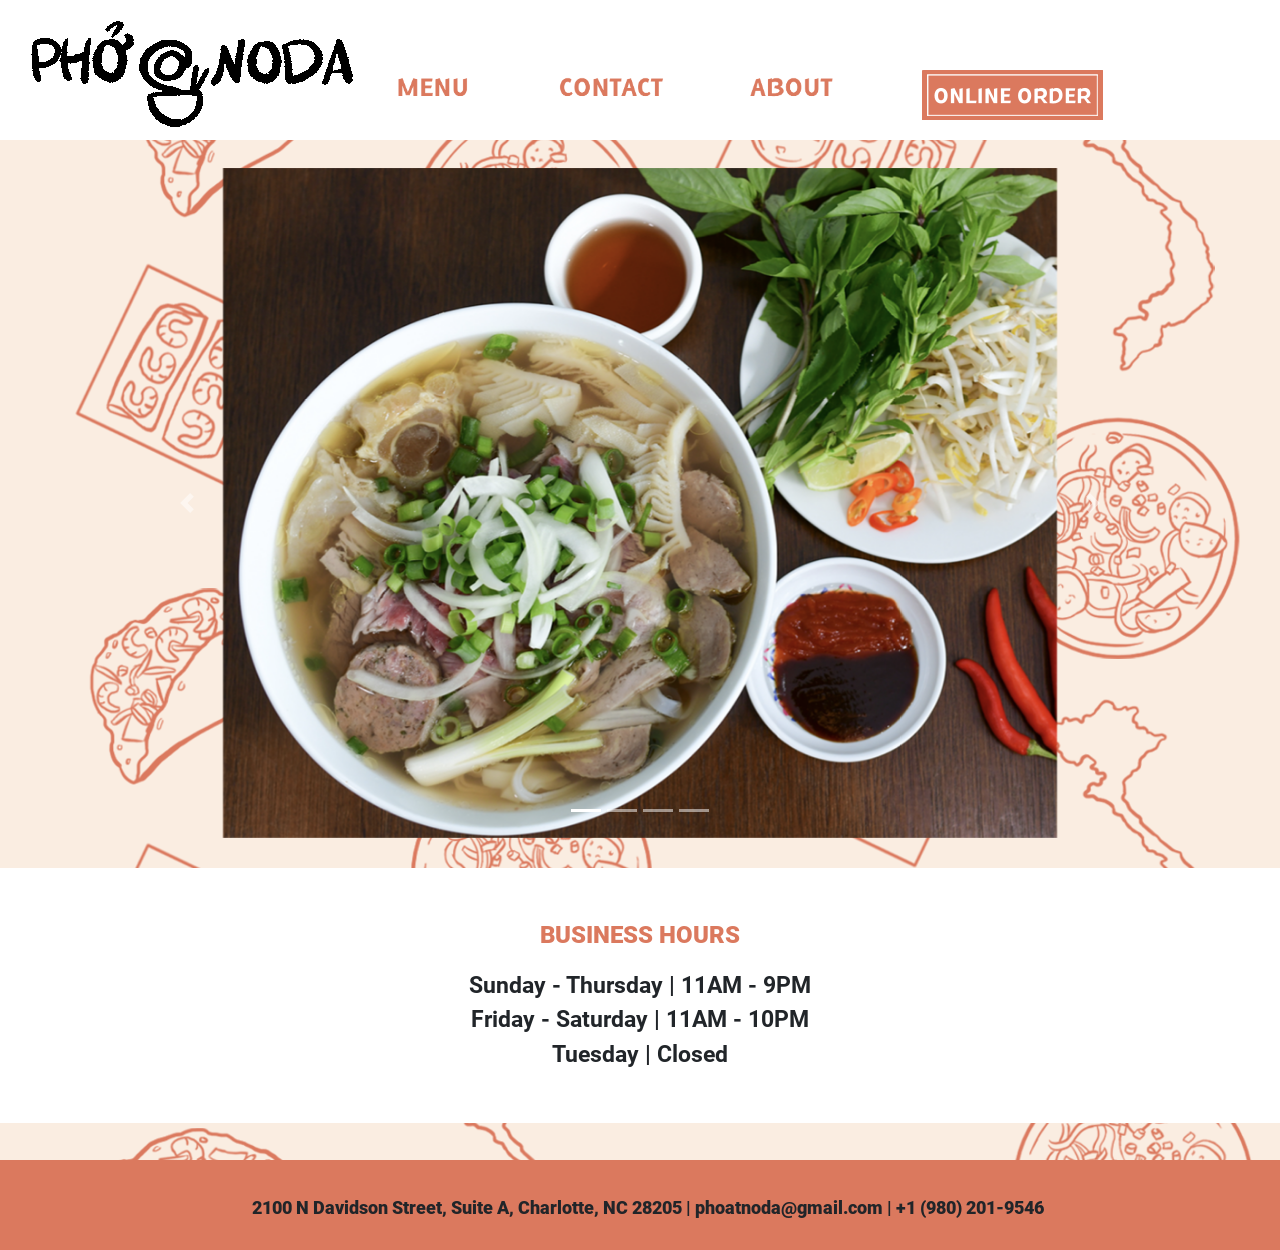
<file: index.html>
<!doctype html>
<html>
<head>
<meta charset="utf-8">
<meta http-equiv="X-UA-Compatible" content="IE=edge">
<meta name="viewport" content="width=device-width, initial-scale=1.0">
<title>Pho at Noda</title>
<link href="phoatnoda.css" rel="stylesheet" type="text/css">
<link href="css/bootstrap-4.4.1.css" rel="stylesheet" type="text/css">
<script type="text/javascript">
function MM_preloadImages() { //v3.0
  var d=document; if(d.images){ if(!d.MM_p) d.MM_p=new Array();
    var i,j=d.MM_p.length,a=MM_preloadImages.arguments; for(i=0; i<a.length; i++)
    if (a[i].indexOf("#")!=0){ d.MM_p[j]=new Image; d.MM_p[j++].src=a[i];}}
}

function MM_swapImgRestore() { //v3.0
  var i,x,a=document.MM_sr; for(i=0;a&&i<a.length&&(x=a[i])&&x.oSrc;i++) x.src=x.oSrc;
}

function MM_findObj(n, d) { //v4.01
  var p,i,x;  if(!d) d=document; if((p=n.indexOf("?"))>0&&parent.frames.length) {
    d=parent.frames[n.substring(p+1)].document; n=n.substring(0,p);}
  if(!(x=d[n])&&d.all) x=d.all[n]; for (i=0;!x&&i<d.forms.length;i++) x=d.forms[i][n];
  for(i=0;!x&&d.layers&&i<d.layers.length;i++) x=MM_findObj(n,d.layers[i].document);
  if(!x && d.getElementById) x=d.getElementById(n); return x;
}

function MM_swapImage() { //v3.0
  var i,j=0,x,a=MM_swapImage.arguments; document.MM_sr=new Array; for(i=0;i<(a.length-2);i+=3)
   if ((x=MM_findObj(a[i]))!=null){document.MM_sr[j++]=x; if(!x.oSrc) x.oSrc=x.src; x.src=a[i+2];}
}
</script>
</head>

<body onLoad="MM_preloadImages('img/contact-roll.png','img/about-roll.png','img/menu-roll.png','img/location-roll.png','img/order-roll.png')">
<header id="phoHeader"><a href="index.html"><img src="img/pho-logo.png" alt=""></a></header>
<nav class="navBar">
	<a href="menu.html"><img src="img/menuBn.png" alt="" width="125" height="72" id="menu" onMouseOver="MM_swapImage('menu','','img/menu-roll.png',1)" onMouseOut="MM_swapImgRestore()"/></a> 
	<a href="contact.html"><img src="img/contactBn.png" alt="" width="125" height="72" id="contact" onMouseOver="MM_swapImage('contact','','img/contact-roll.png',1)" onMouseOut="MM_swapImgRestore()"/></a> 
	<a href="about.html"><img src="img/aboutBn.png" alt="" width="125" height="72" id="about" onMouseOver="MM_swapImage('about','','img/about-roll.png',1)" onMouseOut="MM_swapImgRestore()"/></a>
	<a href="https://www.phoatnodatogo.com" target="new"><img src="img/orderBn.png" alt="" id="Image2" onMouseOver="MM_swapImage('Image2','','img/order-roll.png',1)" onMouseOut="MM_swapImgRestore()"/></a></nav>
	
	
<div id="carouselExampleIndicators1" class="carousel slide offset-xl-1 col-xl-10" data-ride="carousel" style="background-color: transparent">
  <ol class="carousel-indicators">
    <li data-target="#carouselExampleIndicators1" data-slide-to="0" class="active"></li>
    <li data-target="#carouselExampleIndicators1" data-slide-to="1"></li>
    <li data-target="#carouselExampleIndicators1" data-slide-to="2"></li>
	<li data-target="#carouselExampleIndicators1" data-slide-to="3"></li>
  </ol>
  <div class="carousel-inner" role="listbox">
    <div class="carousel-item active offset-xl-1 col-xl-10"> <img src="img/phonoodles.png" alt="bowl of pho noodles" width="845" height="738" class="d-block mx-auto">
      <div class="carousel-caption">
      </div>
    </div>
    <div class="carousel-item"> <img src="img/bunbohue.png" alt="bowl of bun bo hue" width="845" height="738" class="d-block mx-auto">
      <div class="carousel-caption">
      </div>
    </div>
    <div class="carousel-item"> <img class="d-block mx-auto" src="img/drinks.png" alt="drink">
      <div class="carousel-caption">
      </div>
    </div>
	    <div class="carousel-item"> <img src="img/banhmi.png" alt="banh mi" width="845" height="738" class="d-block mx-auto">
      <div class="carousel-capion">
      </div>
  </div></div>
<a class="carousel-control-prev" href="#carouselExampleIndicators1" role="button" data-slide="prev"> <span class="carousel-control-prev-icon" aria-hidden="true"></span> <span class="sr-only">Previous</span> </a> <a class="carousel-control-next" href="#carouselExampleIndicators1" role="button" data-slide="next"> <span class="carousel-control-next-icon" aria-hidden="true"></span> <span class="sr-only">Next</span> </a> </div>
<script src="js/jquery-3.4.1.min.js"></script>
<script src="js/popper.min.js"></script>
<script src="js/bootstrap-4.4.1.js"></script>	
	
	
<section class="order">
  <p class="text" id="special-text">BUSINESS HOURS</p>
	<p class="text">Sunday - Thursday | 11AM - 9PM<br> Friday - Saturday | 11AM - 10PM<br>Tuesday | Closed</p></section>
	
	
<footer class="phoFooter">2100 N Davidson Street, Suite A, Charlotte, NC 28205 | phoatnoda@gmail.com | +1 (980) 201-9546</footer>	
	

	
</body>
</html>
</file>
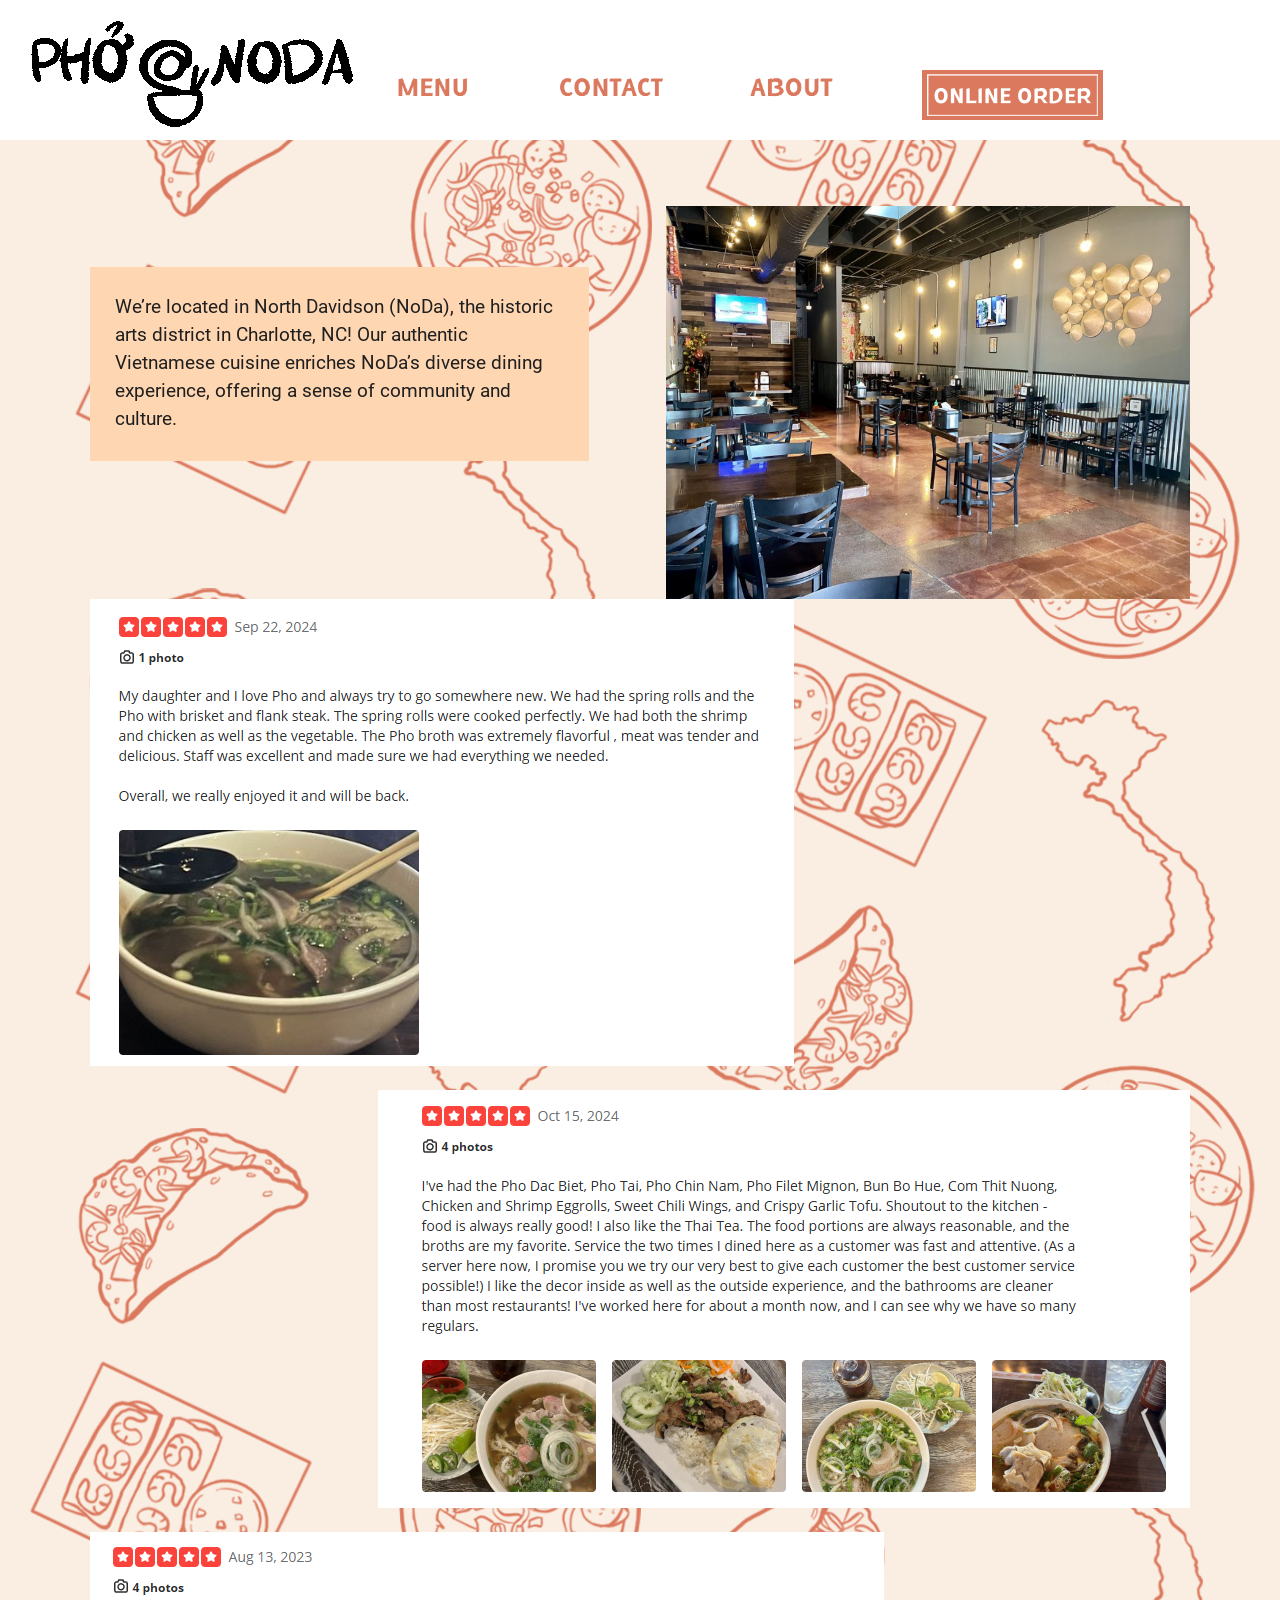
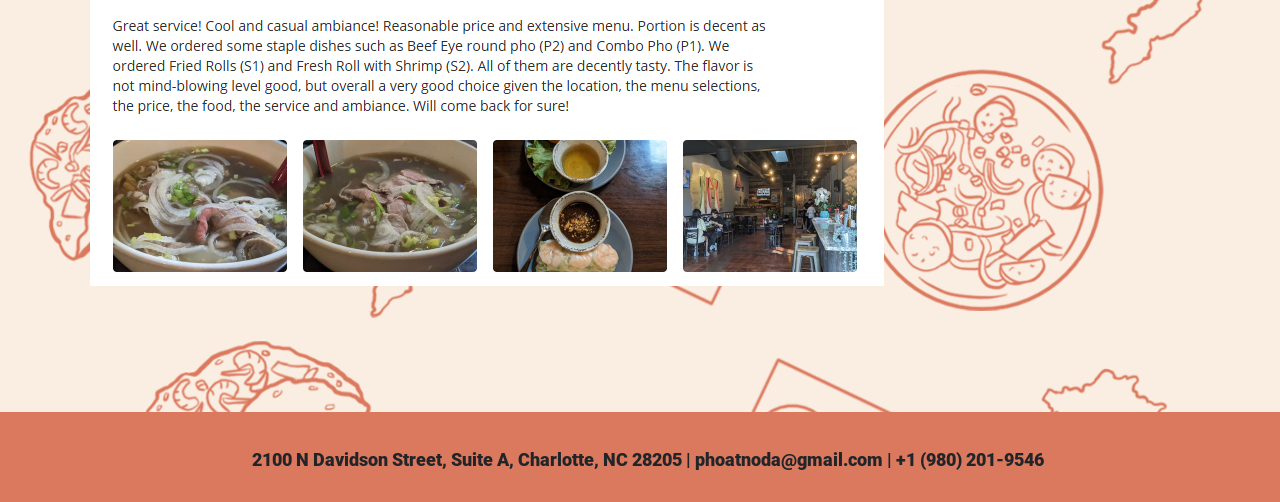
<file: about.html>
<!doctype html>
<html>
<head>
<meta charset="utf-8">
<meta http-equiv="X-UA-Compatible" content="IE=edge">
<meta name="viewport" content="width=device-width, initial-scale=1.0">
<title>Pho at Noda</title>
<link href="phoatnoda.css" rel="stylesheet" type="text/css">
<link href="css/bootstrap-4.4.1.css" rel="stylesheet" type="text/css">
<script type="text/javascript">
function MM_preloadImages() { //v3.0
  var d=document; if(d.images){ if(!d.MM_p) d.MM_p=new Array();
    var i,j=d.MM_p.length,a=MM_preloadImages.arguments; for(i=0; i<a.length; i++)
    if (a[i].indexOf("#")!=0){ d.MM_p[j]=new Image; d.MM_p[j++].src=a[i];}}
}

function MM_swapImgRestore() { //v3.0
  var i,x,a=document.MM_sr; for(i=0;a&&i<a.length&&(x=a[i])&&x.oSrc;i++) x.src=x.oSrc;
}

function MM_findObj(n, d) { //v4.01
  var p,i,x;  if(!d) d=document; if((p=n.indexOf("?"))>0&&parent.frames.length) {
    d=parent.frames[n.substring(p+1)].document; n=n.substring(0,p);}
  if(!(x=d[n])&&d.all) x=d.all[n]; for (i=0;!x&&i<d.forms.length;i++) x=d.forms[i][n];
  for(i=0;!x&&d.layers&&i<d.layers.length;i++) x=MM_findObj(n,d.layers[i].document);
  if(!x && d.getElementById) x=d.getElementById(n); return x;
}

function MM_swapImage() { //v3.0
  var i,j=0,x,a=MM_swapImage.arguments; document.MM_sr=new Array; for(i=0;i<(a.length-2);i+=3)
   if ((x=MM_findObj(a[i]))!=null){document.MM_sr[j++]=x; if(!x.oSrc) x.oSrc=x.src; x.src=a[i+2];}
}
</script>
</head>

<body onLoad="MM_preloadImages('img/contact-roll.png','img/about-roll.png','img/menu-roll.png','img/location-roll.png','img/order-roll.png')">
<header id="phoHeader"><a href="index.html"><img src="img/pho-logo.png" alt=""></a></header>
<nav class="navBar">
	<a href="menu.html"><img src="img/menuBn.png" alt="" width="125" height="72" id="menu" onMouseOver="MM_swapImage('menu','','img/menu-roll.png',1)" onMouseOut="MM_swapImgRestore()"/></a> 
	<a href="contact.html"><img src="img/contactBn.png" alt="" width="125" height="72" id="contact" onMouseOver="MM_swapImage('contact','','img/contact-roll.png',1)" onMouseOut="MM_swapImgRestore()"/></a> 
	<a href="about.html"><img src="img/aboutBn.png" alt="" width="125" height="72" id="about" onMouseOver="MM_swapImage('about','','img/about-roll.png',1)" onMouseOut="MM_swapImgRestore()"/></a>
	<a href="https://www.phoatnodatogo.com" target="new"><img src="img/orderBn.png" alt="" id="Image2" onMouseOver="MM_swapImage('Image2','','img/order-roll.png',1)" onMouseOut="MM_swapImgRestore()"/></a></nav>
	
	
<div id="carouselExampleIndicators1" class="carousel slide col-xl-10 offset-xl-2" data-ride="carousel" style="background-color: transparent">
  <ol class="carousel-indicators">
 
  </ol>
  <div class="carousel-inner" role="listbox">
    <div class="carousel-item active offset-xl-1 col-xl-10"> 
      <div class="carousel-caption">
      </div>
    </div>
    <div class="carousel-item"> 
      <div class="carousel-caption">
      </div>
    </div>
    <div class="carousel-item"> 
      <div class="carousel-caption">
      </div>
    </div>
	    <div class="carousel-item"> 
      <div class="carousel-capion">
      </div>
  </div></div>
<a class="carousel-control-prev" href="#carouselExampleIndicators1" role="button" data-slide="prev"> <span class="sr-only">Previous</span> </a> <a class="carousel-control-next" href="#carouselExampleIndicators1" role="button" data-slide="next"> <span class="sr-only">Next</span> </a> </div>
<script src="js/jquery-3.4.1.min.js"></script>
<script src="js/popper.min.js"></script>
<script src="js/bootstrap-4.4.1.js"></script>
	
	
<section class="phoAbout">
  <p class="menuItems2">We’re located in North Davidson (NoDa), the historic arts district in Charlotte, NC! Our authentic Vietnamese cuisine enriches NoDa’s diverse dining experience, offering a sense of community and culture.<br><br></p></section>

	<section id="insideimg"><img src="img/about-pic.png" alt=""/></section>
	
	<section id="reviews-1"><img src="img/review-1.png" alt=""/></section><br>
	<section id="reviews-2"><img src="img/review-2.png" alt=""/></section><br>
	<section id="reviews-3"><img src="img/review-3.png" alt=""/></section>
	
	
<footer class="phoFooter">2100 N Davidson Street, Suite A, Charlotte, NC 28205 | phoatnoda@gmail.com | +1 (980) 201-9546</footer>	
	

	
</body>
</html>
</file>
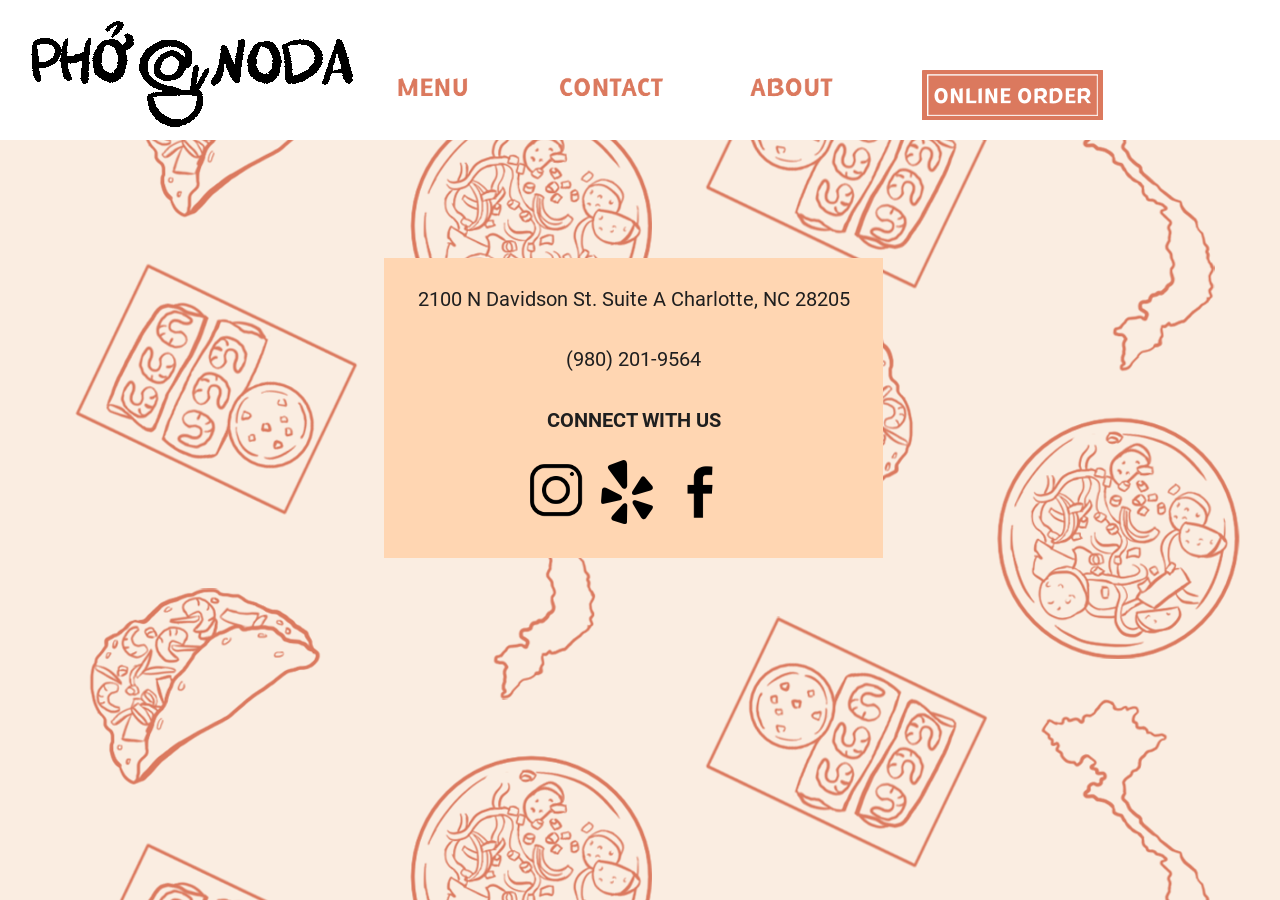
<file: contact.html>
<!doctype html>
<html>
<head>
<meta charset="utf-8">
<meta http-equiv="X-UA-Compatible" content="IE=edge">
<meta name="viewport" content="width=device-width, initial-scale=1.0">
<title>Pho at Noda</title>
<link href="phoatnoda.css" rel="stylesheet" type="text/css">
<link href="css/bootstrap-4.4.1.css" rel="stylesheet" type="text/css">
<script type="text/javascript">
function MM_preloadImages() { //v3.0
  var d=document; if(d.images){ if(!d.MM_p) d.MM_p=new Array();
    var i,j=d.MM_p.length,a=MM_preloadImages.arguments; for(i=0; i<a.length; i++)
    if (a[i].indexOf("#")!=0){ d.MM_p[j]=new Image; d.MM_p[j++].src=a[i];}}
}

function MM_swapImgRestore() { //v3.0
  var i,x,a=document.MM_sr; for(i=0;a&&i<a.length&&(x=a[i])&&x.oSrc;i++) x.src=x.oSrc;
}

function MM_findObj(n, d) { //v4.01
  var p,i,x;  if(!d) d=document; if((p=n.indexOf("?"))>0&&parent.frames.length) {
    d=parent.frames[n.substring(p+1)].document; n=n.substring(0,p);}
  if(!(x=d[n])&&d.all) x=d.all[n]; for (i=0;!x&&i<d.forms.length;i++) x=d.forms[i][n];
  for(i=0;!x&&d.layers&&i<d.layers.length;i++) x=MM_findObj(n,d.layers[i].document);
  if(!x && d.getElementById) x=d.getElementById(n); return x;
}

function MM_swapImage() { //v3.0
  var i,j=0,x,a=MM_swapImage.arguments; document.MM_sr=new Array; for(i=0;i<(a.length-2);i+=3)
   if ((x=MM_findObj(a[i]))!=null){document.MM_sr[j++]=x; if(!x.oSrc) x.oSrc=x.src; x.src=a[i+2];}
}
</script>
</head>

<body onLoad="MM_preloadImages('img/contact-roll.png','img/about-roll.png','img/menu-roll.png','img/location-roll.png','img/order-roll.png')">
<header id="phoHeader"><a href="index.html"><img src="img/pho-logo.png" alt=""></a></header>
<nav class="navBar">
	<a href="menu.html"><img src="img/menuBn.png" alt="" width="125" height="72" id="menu" onMouseOver="MM_swapImage('menu','','img/menu-roll.png',1)" onMouseOut="MM_swapImgRestore()"/></a> 
	<a href="contact.html"><img src="img/contactBn.png" alt="" width="125" height="72" id="contact" onMouseOver="MM_swapImage('contact','','img/contact-roll.png',1)" onMouseOut="MM_swapImgRestore()"/></a> 
	<a href="about.html"><img src="img/aboutBn.png" alt="" width="125" height="72" id="about" onMouseOver="MM_swapImage('about','','img/about-roll.png',1)" onMouseOut="MM_swapImgRestore()"/></a>
	<a href="https://www.phoatnodatogo.com" target="new"><img src="img/orderBn.png" alt="" id="Image2" onMouseOver="MM_swapImage('Image2','','img/order-roll.png',1)" onMouseOut="MM_swapImgRestore()"/></a></nav>
	
	
<div id="carouselExampleIndicators1" class="carousel slide col-xl-10 offset-xl-2" data-ride="carousel" style="background-color: transparent">
  <ol class="carousel-indicators">
 
  </ol>
  <div class="carousel-inner" role="listbox">
    <div class="carousel-item active offset-xl-1 col-xl-10"> 
      <div class="carousel-caption">
      </div>
    </div>
    <div class="carousel-item"> 
      <div class="carousel-caption">
      </div>
    </div>
    <div class="carousel-item"> 
      <div class="carousel-caption">
      </div>
    </div>
	    <div class="carousel-item"> 
      <div class="carousel-capion">
      </div>
  </div></div>
<a class="carousel-control-prev" href="#carouselExampleIndicators1" role="button" data-slide="prev"> <span class="sr-only">Previous</span> </a> <a class="carousel-control-next" href="#carouselExampleIndicators1" role="button" data-slide="next"> <span class="sr-only">Next</span> </a> </div>
<script src="js/jquery-3.4.1.min.js"></script>
<script src="js/popper.min.js"></script>
<script src="js/bootstrap-4.4.1.js"></script>
	

<section class="phoContact"><p class="menuItems2">2100 N Davidson St. Suite A Charlotte, NC 28205<br><br>(980) 201-9564<br><br>
  <span class="menuItems">CONNECT WITH US</span></p>
  <a href="https://www.instagram.com/phoatnoda/" target="new"><img src="img/insta-icon.png" alt="" width="64" height="64"/></a>
<a href="https://www.yelp.com/biz/pho-at-noda-charlotte" target="new"><img src="img/yelp-icon.png" alt="" width="64" height="64"/></a><a href="https://www.facebook.com/eatatphoatnoda" target="new"><img src="img/facebook-icon.png" alt="" width="82" height="64"/></a></section>
	

	
</body>
</html>
</file>
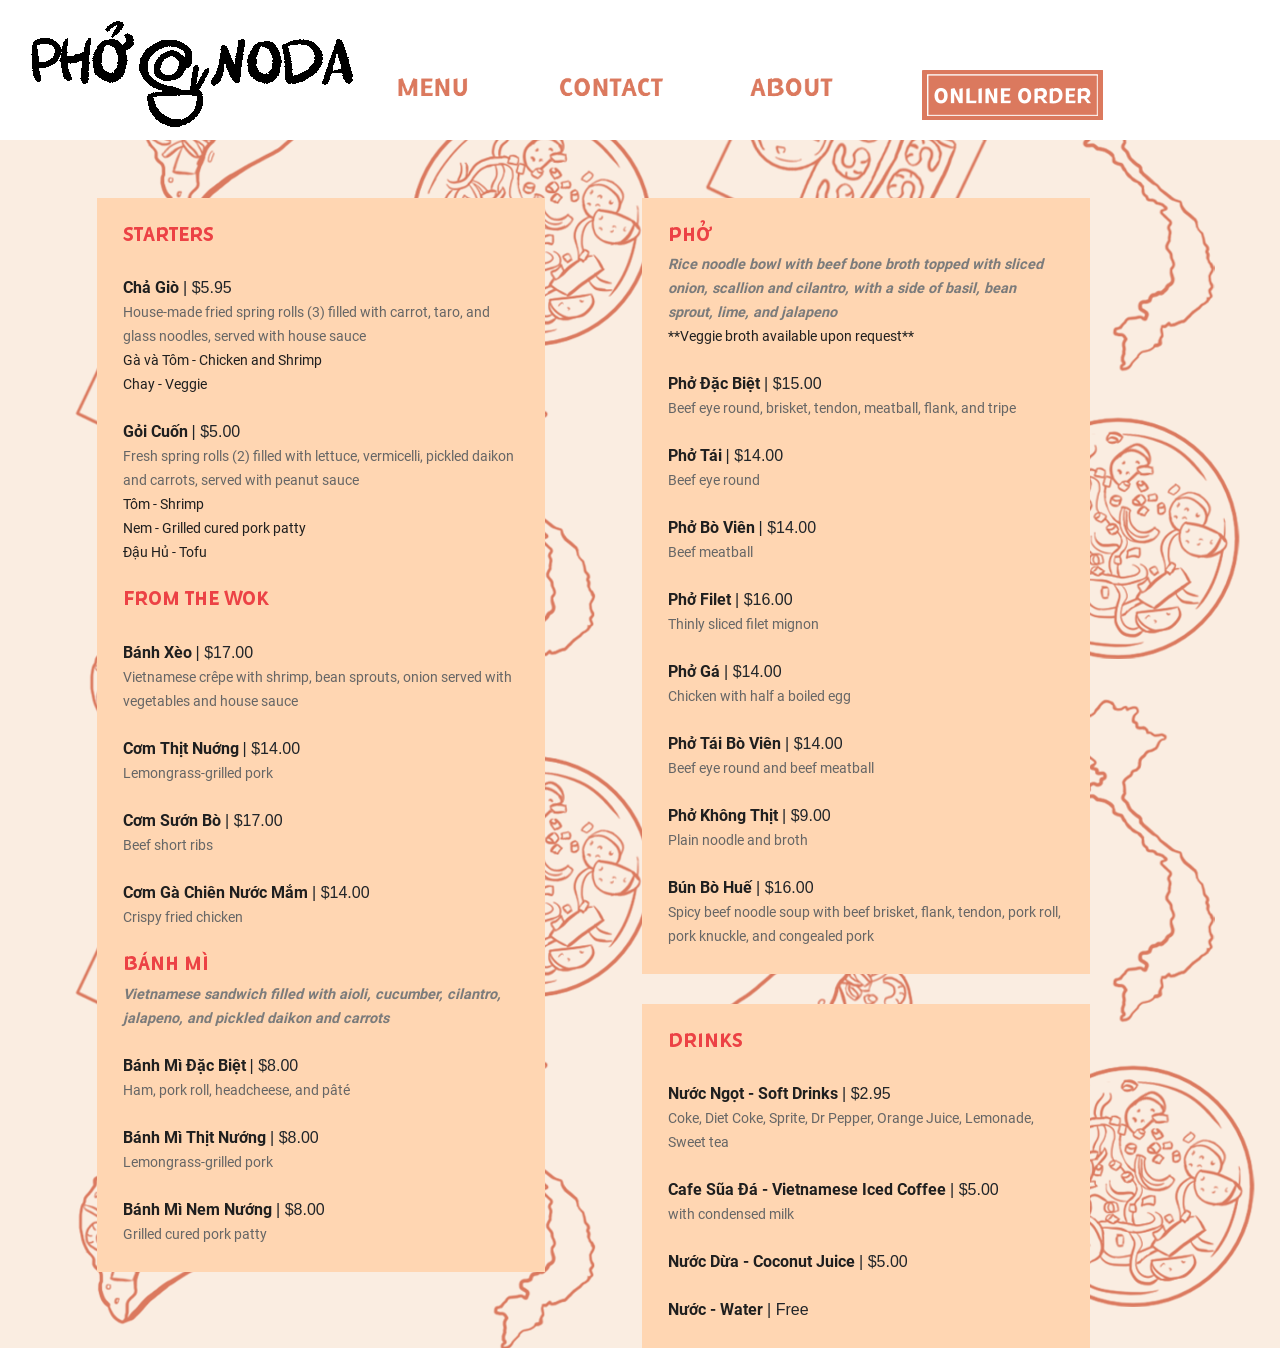
<file: menu.html>
<!doctype html>
<html>
<head>
<meta charset="utf-8">
<meta http-equiv="X-UA-Compatible" content="IE=edge">
<meta name="viewport" content="width=device-width, initial-scale=1.0">
<title>Pho at Noda</title>
<link href="phoatnoda.css" rel="stylesheet" type="text/css">
<link href="css/bootstrap-4.4.1.css" rel="stylesheet" type="text/css">
<script type="text/javascript">
function MM_preloadImages() { //v3.0
  var d=document; if(d.images){ if(!d.MM_p) d.MM_p=new Array();
    var i,j=d.MM_p.length,a=MM_preloadImages.arguments; for(i=0; i<a.length; i++)
    if (a[i].indexOf("#")!=0){ d.MM_p[j]=new Image; d.MM_p[j++].src=a[i];}}
}

function MM_swapImgRestore() { //v3.0
  var i,x,a=document.MM_sr; for(i=0;a&&i<a.length&&(x=a[i])&&x.oSrc;i++) x.src=x.oSrc;
}

function MM_findObj(n, d) { //v4.01
  var p,i,x;  if(!d) d=document; if((p=n.indexOf("?"))>0&&parent.frames.length) {
    d=parent.frames[n.substring(p+1)].document; n=n.substring(0,p);}
  if(!(x=d[n])&&d.all) x=d.all[n]; for (i=0;!x&&i<d.forms.length;i++) x=d.forms[i][n];
  for(i=0;!x&&d.layers&&i<d.layers.length;i++) x=MM_findObj(n,d.layers[i].document);
  if(!x && d.getElementById) x=d.getElementById(n); return x;
}

function MM_swapImage() { //v3.0
  var i,j=0,x,a=MM_swapImage.arguments; document.MM_sr=new Array; for(i=0;i<(a.length-2);i+=3)
   if ((x=MM_findObj(a[i]))!=null){document.MM_sr[j++]=x; if(!x.oSrc) x.oSrc=x.src; x.src=a[i+2];}
}
</script>
</head>

<body onLoad="MM_preloadImages('img/contact-roll.png','img/about-roll.png','img/menu-roll.png','img/location-roll.png','img/order-roll.png')">
<header id="phoHeader"><a href="index.html"><img src="img/pho-logo.png" alt=""></a></header>
<nav class="navBar">
	<a href="menu.html"><img src="img/menuBn.png" alt="" width="125" height="72" id="menu" onMouseOver="MM_swapImage('menu','','img/menu-roll.png',1)" onMouseOut="MM_swapImgRestore()"/></a> 
	<a href="contact.html"><img src="img/contactBn.png" alt="" width="125" height="72" id="contact" onMouseOver="MM_swapImage('contact','','img/contact-roll.png',1)" onMouseOut="MM_swapImgRestore()"/></a> 
	<a href="about.html"><img src="img/aboutBn.png" alt="" width="125" height="72" id="about" onMouseOver="MM_swapImage('about','','img/about-roll.png',1)" onMouseOut="MM_swapImgRestore()"/></a>
	<a href="https://www.phoatnodatogo.com" target="new"><img src="img/orderBn.png" alt="" id="Image2" onMouseOver="MM_swapImage('Image2','','img/order-roll.png',1)" onMouseOut="MM_swapImgRestore()"/></a></nav>
	
	
<div id="carouselExampleIndicators1" class="carousel slide offset-xl-1 col-xl-10" data-ride="carousel" style="background-color: transparent">
  <ol class="carousel-indicators">
 
  </ol>
  <div class="carousel-inner" role="listbox">
    <div class="carousel-item active offset-xl-1 col-xl-10">
      <div class="carousel-caption">
      </div>
    </div>
    <div class="carousel-item"> 
      <div class="carousel-caption">
      </div>
    </div>
    <div class="carousel-item"> 
      <div class="carousel-caption">
      </div>
    </div>
	    <div class="carousel-item"> 
      <div class="carousel-capion">
      </div>
  </div></div>
<a class="carousel-control-prev" href="#carouselExampleIndicators1" role="button" data-slide="prev">  <span class="sr-only">Previous</span> </a> <a class="carousel-control-next" href="#carouselExampleIndicators1" role="button" data-slide="next">  <span class="sr-only">Next</span> </a> </div>
<script src="js/jquery-3.4.1.min.js"></script>
<script src="js/popper.min.js"></script>
<script src="js/bootstrap-4.4.1.js"></script>
	
	
	
<div class="menuCol">
<span class="menuHead">STARTERS</span><br>
  <br>
  <span class="menuItems">Chả Giò</span> | $5.95<br>
  <span class="menuDesc">House-made fried spring rolls (3) filled with carrot, taro, and glass noodles, served with house sauce<br></span>
  <span class="menuItems2"> Gà và Tôm - Chicken and Shrimp<br>Chay - Veggie<br></span>
	
	<br>
	<span class="menuItems">Gỏi Cuốn </span>| $5.00<br>
  <span class="menuDesc">Fresh spring rolls (2) filled with lettuce, vermicelli, pickled daikon and carrots, served with peanut sauce</span><br>
		<span class="menuItems2">Tôm - Shrimp<br>Nem - Grilled cured pork patty<br>Đậu Hủ - Tofu</span><br>
	
<br>
<span class="menuHead">FROM THE WOK</span>
  <br>
	<br><span class="menuItems">Bánh Xèo </span> | $17.00<br>
  <span class="menuDesc">Vietnamese crêpe with shrimp, bean sprouts, onion served with vegetables and house sauce</span><br> 

	<br><span class="menuItems">Cơm Thịt Nuớng </span> | $14.00<br>
  <span class="menuDesc">Lemongrass-grilled pork</span><br>

	<br>
  <span class="menuItems">Cơm Sướn Bò</span> | $17.00<br>
<span class="menuDesc">Beef short ribs<br></span>

	<br>
  <span class="menuItems">Cơm Gà Chiên Nước Mắm</span> | $14.00<br>
<span class="menuDesc">Crispy fried chicken<br></span>
	
<br><span class="menuHead">BÁNH MÌ</span><br>
<span class="menuHeadDesc">Vietnamese sandwich filled with aioli, cucumber, cilantro, jalapeno, and pickled daikon and carrots</span><br>

	<br>
  <span class="menuItems">Bánh Mì Đặc Biệt </span>| $8.00<br>
	<span class="menuDesc">Ham, pork roll, headcheese, and pâté<br></span>

	<br>
  <span class="menuItems">Bánh Mì Thịt Nướng</span> | $8.00<br>
	<span class="menuDesc">Lemongrass-grilled pork<br></span>

	<br>
  <span class="menuItems">Bánh Mì Nem Nướng</span> | $8.00<br>
	<span class="menuDesc">Grilled cured pork patty<br></span>
</div>	

	
<div class="menuCol">
<span class="menuHead">PHỞ</span><br>
<span class="menuHeadDesc">Rice noodle bowl with beef bone broth topped with sliced onion, scallion and cilantro, with a side of basil, bean sprout, lime, and jalapeno</span><br><span class="menuItems2">**Veggie broth available upon request**<br></span>
	<br>
  <span class="menuItems">Phở Đặc Biệt</span> | $15.00<br>
<span class="menuDesc">Beef eye round, brisket, tendon, meatball, flank, and tripe<br></span>
	
	<br>
  <span class="menuItems">Phở Tái </span>| $14.00<br>
<span class="menuDesc">Beef eye round<br></span>
	
	<br>
	<span class="menuItems">Phở Bò Viên </span>| $14.00<br>
<span class="menuDesc">Beef meatball<br></span>

	<br>
  <span class="menuItems">Phở Filet</span> | $16.00<br>
<span class="menuDesc">Thinly sliced filet mignon<br></span>
	
	<br>
  <span class="menuItems">Phở Gá</span> | $14.00<br>
<span class="menuDesc">Chicken with half a boiled egg<br></span>

	<br>
  <span class="menuItems">Phở Tái Bò Viên</span> | $14.00<br>
<span class="menuDesc">Beef eye round and beef meatball<br></span>

	<br>
  <span class="menuItems">Phở Không Thịt</span> | $9.00<br>
<span class="menuDesc">Plain noodle and broth<br></span>

	<br>
	<span class="menuItems">Bún Bò Huế</span> | $16.00<br>
<span class="menuDesc">Spicy beef noodle soup with beef brisket, flank, tendon, pork roll, pork knuckle, and congealed pork<br></span>
</div>

	
<div class="menuCol">
<span class="menuHead">DRINKS</span><br>
<br>
<span class="menuItems">Nước Ngọt - Soft Drinks</span> | $2.95<br>
<span class="menuDesc">Coke, Diet Coke, Sprite, Dr Pepper, Orange Juice, Lemonade, Sweet tea<br></span>

	<br>
  <span class="menuItems">Cafe Sũa Đá - Vietnamese Iced Coffee</span> | $5.00<br>
<span class="menuDesc">with condensed milk<br></span>

	<br>
  <span class="menuItems">Nước Dừa - Coconut Juice</span> | $5.00<br>

	<br>
<span class="menuItems">Nước - Water</span> |  Free </div>	

	

	

	
</body>
</html>
</file>
<file: phoatnoda.css>
@charset "utf-8";
@import url("webfonts/bee_leave/stylesheet.css");
@import url("webfonts/Roboto_Regular/stylesheet.css");
@import url("webfonts/Robot_Bold/stylesheet.css");
@import url("webfonts/Roboto_MediumItalic/stylesheet.css");
@import url("webfonts/Roboto_Black/stylesheet.css");
@import url("webfonts/Quinquennialhk_zme3/stylesheet.css");






html {
    width: 100%;
    height: 100%;
}
body {
    width: 100%;
    margin: 0px;
    height: 100%;
    background-image: url(img/bg.png);
    background-repeat: repeat;
}
#phoHeader {
    background-color: #FFFFFF;
    margin-right: 0px;
    margin-left: 0px;
    margin-bottom: 0px;
    padding-top: 0px;
    padding-right: 0px;
    padding-left: 0px;
    height: 140px;
    width: 100%;
}
.navBar {
    /* [disabled]background-color: #705858; */
    height: 138px;
    width: 100%;
    margin-top: -110px;
    padding-top: 28px;
    padding-left: 356px;
}

.navBar a:link {
    color: #DB795E;
    font-family: bee-leave;
    text-decoration: none;
    font-size: 1.5em;
    text-align: center;
    padding-left: 50px;
    width: 100%;
    padding-top: 0px;
}

@media (max-width: 1280px){
.navBar {
    /* [disabled]background-color: #705858; */
    height: 138px;
    width: 100%;
    margin-top: -110px;
    padding-top: 28px;
    padding-left: 25%;
}

}
#menu {


}
#location {

}
#contact {

}
#about {
}
.order {
    background-color: #FFFFFF;
    height: 255px;
    width: 100%;
    margin-bottom: -89px;
    padding-top: 49px;
    font-family: Robot-Bold;
    margin-top: 30px;
    font-size: 1.2em;
    padding-right: 0px;
    text-align: center;
    margin-left: auto;
    margin-right: auto;
}
#special-text {
    font-family: Roboto-Black;
    font-size: x-large;
    color: #db795e;
}
.text {
    font-family: Robot-Bold;
    font-size: 1.2em;
}





img {
  max-width: 100%;
  height: auto;
}
.phoFooter {
    background-color: #DB795E;
    height: 90px;
    margin-top: 126px;
    font-family: Roboto-Black;
    padding-top: 35px;
    font-size: 1.1em;
    padding-left: 16px;
    text-align: center;
}
.menuCol {
    background-color: #FFD6B2;
    padding-top: 2%;
    padding-right: 2%;
    padding-left: 2%;
    padding-bottom: 2%;
    width: 35%;
    margin-left: 97px;
    position: relative;
    float: left;
    margin-right: auto;
    text-align: left;
    margin-top: 30px;
    display: block;
}
.menuHead {
    color: #EC4245;
    font-family: bee-leave;
    font-size: 1.2em;
}
.menuHeadDesc {
    font-family: Robot-Bold;
    font-style: italic;
    color: #7B7B7B;
    font-size: 0.9em;
}
.menuItems {
    color: #1F1F1F;
    font-family: Robot-Bold;
    font-style: normal;
    font-size: 1em;
}

.menuDesc {
    color: #666666;
    font-family: Roboto-Regular;
    font-size: 0.9em;
}

.menuItems2 {
    color: #1F1F1F;
    font-family: Roboto-Regular;
    font-size: 0.9em;
}
.phoAbout {
    background-color: #FFD6B2;
    width: 39%;
    padding-left: 2%;
    padding-top: 2%;
    padding-right: 2%;
    padding-bottom: 0%;
    margin-left: 7%;
    color: #FFFFFF;
    font-family: Roboto-Regular;
    /* [disabled]font-style: normal; */
    font-size: 1.3em;
    margin-top: 99px;
}
#insideimg {
    background-color: #E8BCBC;
    float: right;
    width: 41%;
    margin-top: -271px;
    padding-left: 0px;
    margin-right: 7%;
}
#reviews-1 {
    height: auto;
    width: auto;
    margin-left: 7%;
}
#reviews-2 {
    /* [disabled]background-color: #E58284; */
    height: auto;
    width: auto;
    text-align: right;
    margin-right: 7%;
}
#reviews-3 {
    /* [disabled]background-color: #F09798; */
    height: auto;
    width: auto;
    margin-left: 7%;
}
.phoContact {
    background-color: #FFD6B2;
    height: auto;
    text-align: center;
    padding-left: 2%;
    margin-left: 30%;
    width: 39%;
    padding-top: 2%;
    padding-right: 2%;
    padding-bottom: 2%;
    font-family: Roboto-Regular;
    font-size: 1.4em;
    margin-right: 30%;
    margin-top: 90px;
}
</file>
